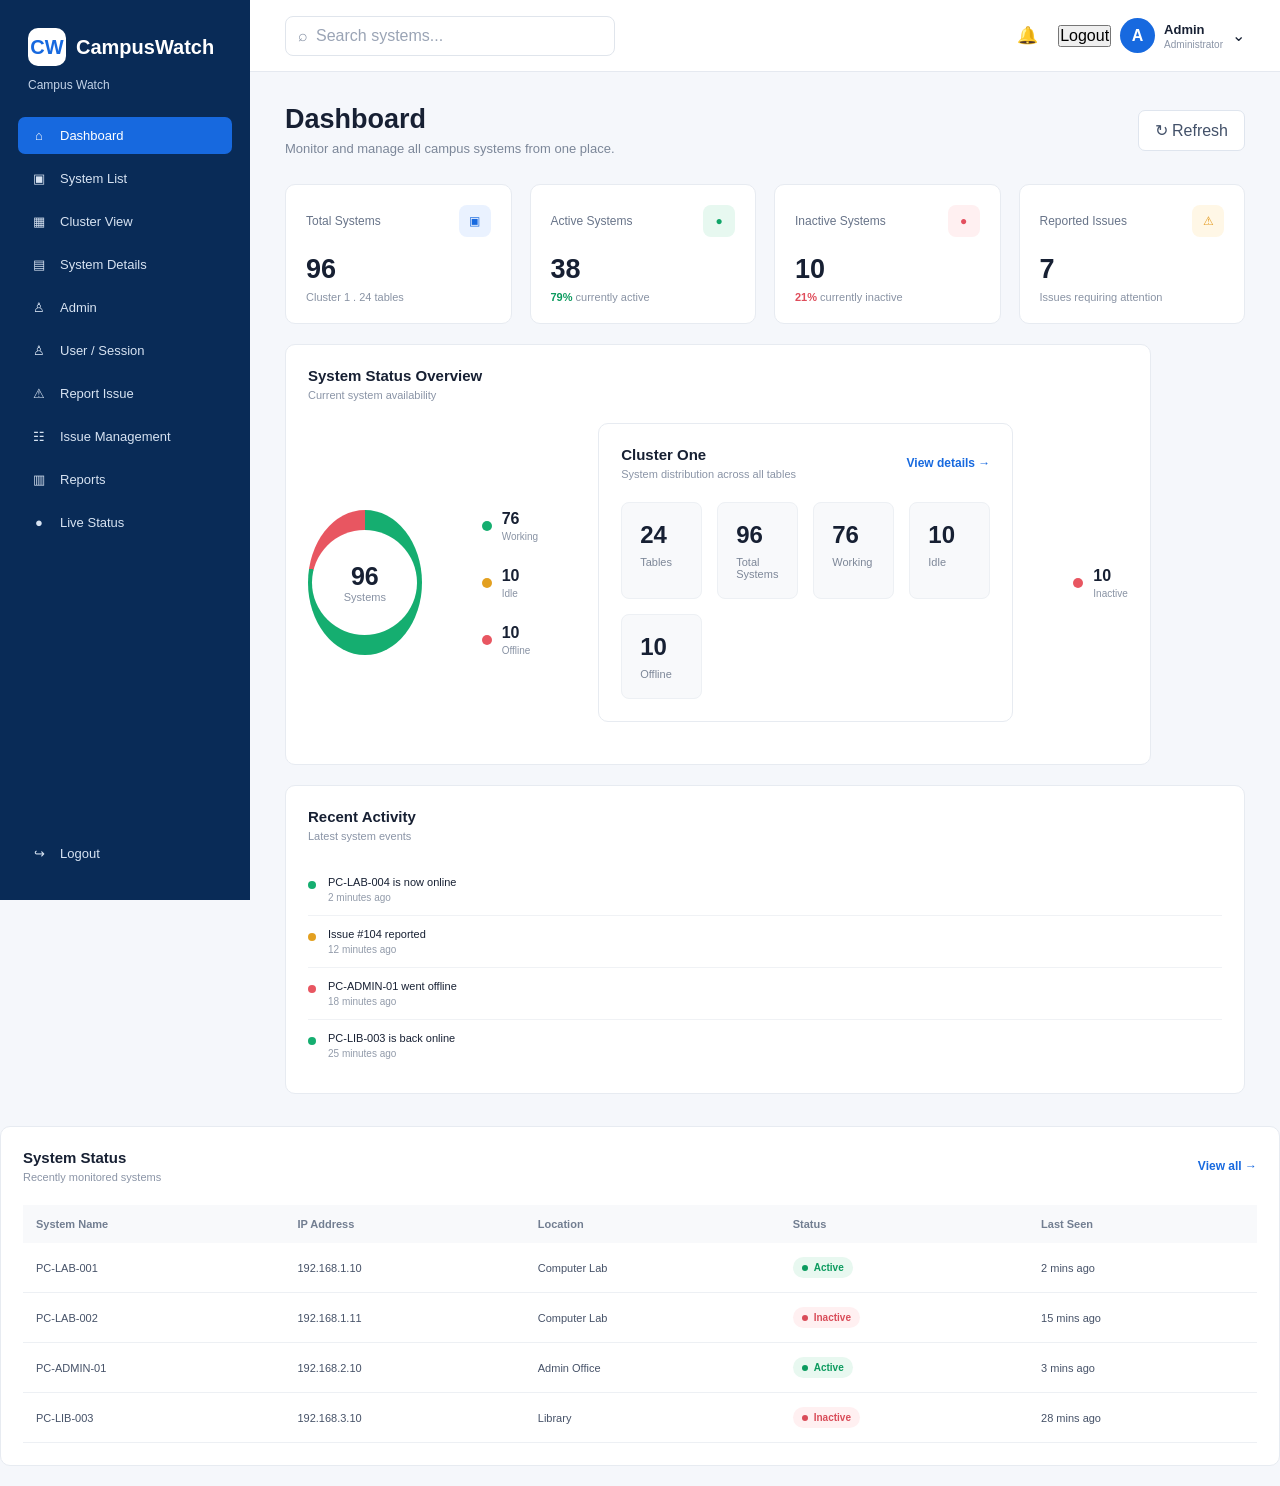
<file: frontend/index.html>
<!DOCTYPE html>
<html lang="en">

<head>

    <meta charset="UTF-8">

    <meta name="viewport" content="width=device-width, initial-scale=1.0">

    <title>Campus Watch</title>

    <link rel="stylesheet" href="css/style.css">

</head>


<body>

    <div class="app">

        <!-- Sidebar -->
        <aside class="sidebar">

            <div class="logo">
                <div class="logo-icon">CW</div>
                <h2>CampusWatch</h2>
            </div>

            <p class="sidebar-description">
                Campus Watch
            </p>


            <!-- Navigation -->
            <nav class="sidebar-nav">

                <a href="index.html" class="nav-link active">
                    <span>⌂</span>
                    <span>Dashboard</span>
                </a>

                <a href="systems.html" class="nav-link">
                    <span>▣</span>
                    <span>System List</span>
                </a>

                <a href="clusters.html" class="nav-link">
                    <span>▦</span>
                    <span>Cluster View</span>
                </a>

                <a href="system-details.html" class="nav-link">
                    <span>▤</span>
                    <span>System Details</span>
                </a>

                <a href="admin-login.html" class="nav-link">
                    <span>♙</span>
                    <span>Admin</span>
                </a>

                <a href="sessions.html" class="nav-link">
                    <span>♙</span>
                    <span>User / Session</span>
                </a>

                <a href="report-issue.html" class="nav-link">
                    <span>⚠</span>
                    <span>Report Issue</span>
                </a>
                
                <a href="issues.html" class="nav-link">
                    <span>☷</span>
                    <span>Issue Management</span>
                </a>

                <a href="reports.html" class="nav-link">
                    <span>▥</span>
                    <span>Reports</span>
                </a>

                <a href="live-status.html" class="nav-link">
                    <span>●</span>
                    <span>Live Status</span>
                </a>

            </nav>


            <!-- Bottom Navigation -->
            <div class="sidebar-bottom">

                <a href="#" 
                   onclick="logoutAdmin()" 
                   class="nav-link">

                   <span>↪</span>
                   <span>Logout</span>

                </a>

            </div>

        </aside>


        <!-- Main Content -->
        <main class="main-content">


            <!-- Top Bar -->
            <header class="topbar">

                <div class="search-box">

                    <span>⌕</span>

                    <input
                        type="text"
                        placeholder="Search systems..."
                    >

                </div>


                <div class="topbar-right">

                    <button class="notification">
                        🔔
                    </button>


                    <div class="admin-profile">

                        <button id="logoutbutton">
                            Logout
                        </button>

                        <div class="avatar">
                            A
                        </div>

                        <div class="admin-info">

                            <strong>Admin</strong>

                            <small>Administrator</small>

                        </div>

                        <span>⌄</span>

                    </div>

                </div>

            </header>


            <!-- Dashboard -->
            <section class="dashboard">


                <!-- Page Heading -->
                <div class="page-heading">

                    <div>

                        <h1>Dashboard</h1>

                        <p>
                            Monitor and manage all campus systems from one place.
                        </p>

                    </div>


                    <button
                        class="refresh-button"
                        id="refreshButton"
                    >
                        ↻ Refresh
                    </button>

                </div>


                <!-- Statistics Cards -->
                <div class="stats-grid">


                    <!-- Total Systems -->
                    <div class="stat-card">

                        <div class="stat-top">

                            <span>Total Systems</span>

                            <div class="stat-icon">
                                ▣
                            </div>

                        </div>

                        <h2 id="totalSystems">
                            96
                        </h2>

                        <p class="stat-description">
                            Cluster 1 . 24 tables
                        </p>

                    </div>


                    <!-- Active Systems -->
                    <div class="stat-card">

                        <div class="stat-top">

                            <span>Active Systems</span>

                            <div class="stat-icon active-icon">
                                ●
                            </div>

                        </div>

                        <h2 id="activeSystems">
                            38
                        </h2>

                        <p class="stat-description">

                            <span class="success-text">
                                79%
                            </span>

                            currently active

                        </p>

                    </div>


                    <!-- Inactive Systems -->
                    <div class="stat-card">

                        <div class="stat-top">

                            <span>Inactive Systems</span>

                            <div class="stat-icon inactive-icon">
                                ●
                            </div>

                        </div>

                        <h2 id="inactiveSystems">
                            10
                        </h2>

                        <p class="stat-description">

                            <span class="danger-text">
                                21%
                            </span>

                            currently inactive

                        </p>

                    </div>


                    <!-- Issues -->
                    <div class="stat-card">

                        <div class="stat-top">

                            <span>Reported Issues</span>

                            <div class="stat-icon issue-icon">
                                ⚠
                            </div>

                        </div>

                        <h2 id="reportedIssues">
                            7
                        </h2>

                        <p class="stat-description">
                            Issues requiring attention
                        </p>

                    </div>

                </div>


                <!-- Two Column Section -->
                <div class="dashboard-grid">


                    <!-- Status Overview -->
                    <div class="dashboard-card">

                        <div class="card-heading">

                            <div>

                                <h3>
                                    System Status Overview
                                </h3>

                                <p>
                                    Current system availability
                                </p>

                            </div>

                        </div>


                        <div class="status-overview">

                            <div class="status-circle">

                                <div>

                                    <strong id="dashboardTotal">96</strong>

                                    <span>Systems</span>
                                    

                                </div>

                            </div>


                           <div class="status-legend">

                       <div class="legend-item">

        <span class="legend-dot working-dot"></span>

        <div>
            <strong id="workingCount">76</strong>
            <small>Working</small>
        </div>

    </div>


    <div class="legend-item">

        <span class="legend-dot idle-dot"></span>

        <div>
            <strong id="idleCount">10</strong>
            <small>Idle</small>
        </div>

    </div>


    <div class="legend-item">

        <span class="legend-dot offline-dot"></span>

        <div>
            <strong id="offlineCount">10</strong>
            <small>Offline</small>
        </div>

    </div>

</div>

<div class="dashboard-card cluster-summary">

    <div class="card-heading">

        <div>
            <h3>Cluster One</h3>

            <p>
                System distribution across all tables
            </p>
        </div>

        <a href="system-details.html" class="view-all">
            View details →
        </a>

    </div>


    <div class="cluster-info-grid">

        <div class="cluster-info">
            <strong>24</strong>
            <span>Tables</span>
        </div>

        <div class="cluster-info">
            <strong>96</strong>
            <span>Total Systems</span>
        </div>

        <div class="cluster-info">
            <strong id="clusterWorking">76</strong>
            <span>Working</span>
        </div>

        <div class="cluster-info">
            <strong id="clusterIdle">10</strong>
            <span>Idle</span>
        </div>

        <div class="cluster-info">
            <strong id="clusterOffline">10</strong>
            <span>Offline</span>
        </div>

    </div>

</div>

                                <div class="legend-item">

                                    <span class="legend-dot inactive-dot"></span>

                                    <div>

                                        <strong>
                                            10
                                        </strong>

                                        <small>
                                            Inactive
                                        </small>

                                    </div>

                                </div>

                            </div>

                        </div>

                    </div>


                    <!-- Recent Activity -->
                    <div class="dashboard-card">

                        <div class="card-heading">

                            <div>

                                <h3>
                                    Recent Activity
                                </h3>

                                <p>
                                    Latest system events
                                </p>

                            </div>

                        </div>


                        <div class="activity-list">


                            <div class="activity-item">

                                <span class="activity-status online"></span>

                                <div>

                                    <strong>
                                        PC-LAB-004 is now online
                                    </strong>

                                    <small>
                                        2 minutes ago
                                    </small>

                                </div>

                            </div>


                            <div class="activity-item">

                                <span class="activity-status issue"></span>

                                <div>

                                    <strong>
                                        Issue #104 reported
                                    </strong>

                                    <small>
                                        12 minutes ago
                                    </small>

                                </div>

                            </div>


                            <div class="activity-item">

                                <span class="activity-status offline"></span>

                                <div>

                                    <strong>
                                        PC-ADMIN-01 went offline
                                    </strong>

                                    <small>
                                        18 minutes ago
                                    </small>

                                </div>

                            </div>


                            <div class="activity-item">

                                <span class="activity-status online"></span>

                                <div>

                                    <strong>
                                        PC-LIB-003 is back online
                                    </strong>

                                    <small>
                                        25 minutes ago
                                    </small>

                                </div>

                            </div>

                        </div>

                    </div>

                </div>


                <!-- System Table -->
                <div class="dashboard-card systems-preview">

                    <div class="card-heading">

                        <div>

                            <h3>
                                System Status
                            </h3>

                            <p>
                                Recently monitored systems
                            </p>

                        </div>


                        <a
                            href="systems.html"
                            class="view-all"
                        >
                            View all →
                        </a>

                    </div>


                    <div class="table-container">

                        <table>

                            <thead>

                                <tr>

                                    <th>
                                        System Name
                                    </th>

                                    <th>
                                        IP Address
                                    </th>

                                    <th>
                                        Location
                                    </th>

                                    <th>
                                        Status
                                    </th>

                                    <th>
                                        Last Seen
                                    </th>

                                </tr>

                            </thead>


                            <tbody>


                                <tr>

                                    <td>
                                        PC-LAB-001
                                    </td>

                                    <td>
                                        192.168.1.10
                                    </td>

                                    <td>
                                        Computer Lab
                                    </td>

                                    <td>

                                        <span class="status active">

                                            <span></span>

                                            Active

                                        </span>

                                    </td>

                                    <td>
                                        2 mins ago
                                    </td>

                                </tr>


                                <tr>

                                    <td>
                                        PC-LAB-002
                                    </td>

                                    <td>
                                        192.168.1.11
                                    </td>

                                    <td>
                                        Computer Lab
                                    </td>

                                    <td>

                                        <span class="status inactive">

                                            <span></span>

                                            Inactive

                                        </span>

                                    </td>

                                    <td>
                                        15 mins ago
                                    </td>

                                </tr>


                                <tr>

                                    <td>
                                        PC-ADMIN-01
                                    </td>

                                    <td>
                                        192.168.2.10
                                    </td>

                                    <td>
                                        Admin Office
                                    </td>

                                    <td>

                                        <span class="status active">

                                            <span></span>

                                            Active

                                        </span>

                                    </td>

                                    <td>
                                        3 mins ago
                                    </td>

                                </tr>


                                <tr>

                                    <td>
                                        PC-LIB-003
                                    </td>

                                    <td>
                                        192.168.3.10
                                    </td>

                                    <td>
                                        Library
                                    </td>

                                    <td>

                                        <span class="status inactive">

                                            <span></span>

                                            Inactive

                                        </span>

                                    </td>

                                    <td>
                                        28 mins ago
                                    </td>

                                </tr>


                            </tbody>

                        </table>

                    </div>

                </div>

            </section>

        </main>

    </div>


    <script src="js/app.js"></script>

</body>

</html>
</file>
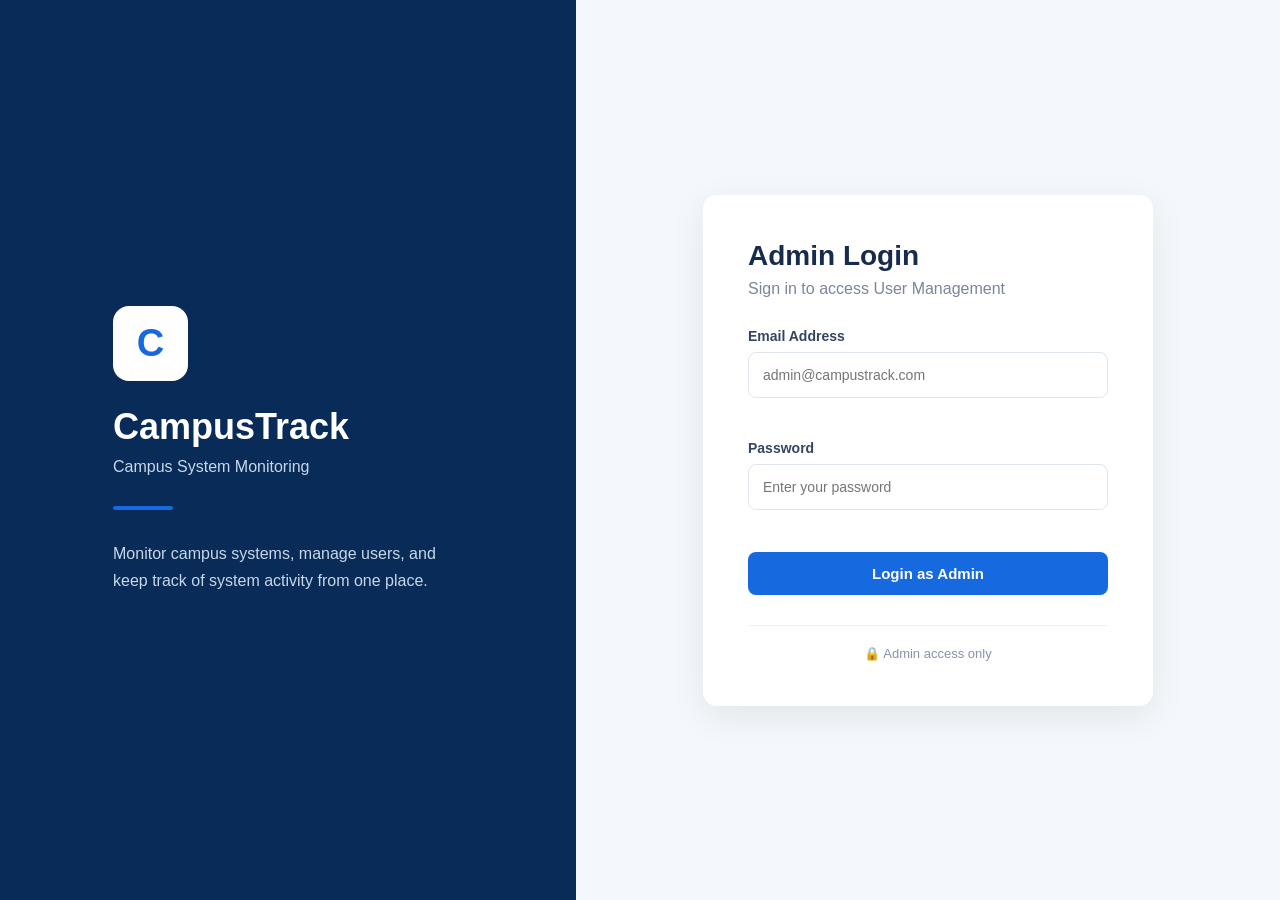
<file: frontend/admin-login.html>
<!DOCTYPE html>
<html lang="en">

<head>

    <meta charset="UTF-8">

    <meta
        name="viewport"
        content="width=device-width, initial-scale=1.0"
    >

    <title>Admin Login - CampusTrack</title>

    <link rel="stylesheet" href="css/style.css">

</head>


<body class="login-page">


    <div class="login-wrapper">


        <!-- LEFT SIDE -->

        <div class="login-brand">


            <div class="login-brand-content">


                <div class="login-logo">
                    C
                </div>


                <h1>
                    CampusTrack
                </h1>


                <p>
                    Campus System Monitoring
                </p>


                <div class="login-line"></div>


                <p class="login-description">
                    Monitor campus systems, manage users,
                    and keep track of system activity
                    from one place.
                </p>


            </div>


        </div>



        <!-- RIGHT SIDE -->

        <div class="login-form-section">


            <div class="login-card">


                <div class="login-heading">


                    <h2>
                        Admin Login
                    </h2>


                    <p>
                        Sign in to access User Management
                    </p>


                </div>



                <form id="adminLoginForm">


                    <!-- EMAIL -->

                    <div class="login-input-group">


                        <label for="adminEmail">
                            Email Address
                        </label>


                        <input
                            type="email"
                            id="adminEmail"
                            placeholder="admin@campustrack.com"
                            required
                        >


                    </div>



                    <!-- PASSWORD -->

                    <div class="login-input-group">


                        <label for="adminPassword">
                            Password
                        </label>


                        <input
                            type="password"
                            id="adminPassword"
                            placeholder="Enter your password"
                            required
                        >


                    </div>



                    <!-- LOGIN BUTTON -->

                    <button
                        type="submit"
                        class="login-button"
                    >
                        Login as Admin
                    </button>


                    <p id="loginMessage"></p>


                </form>



                <div class="login-footer">


                    <span>
                        🔒 Admin access only
                    </span>


                </div>


            </div>


        </div>


    </div>



    <script src="js/admin-login.js"></script>


</body>

</html>
</file>
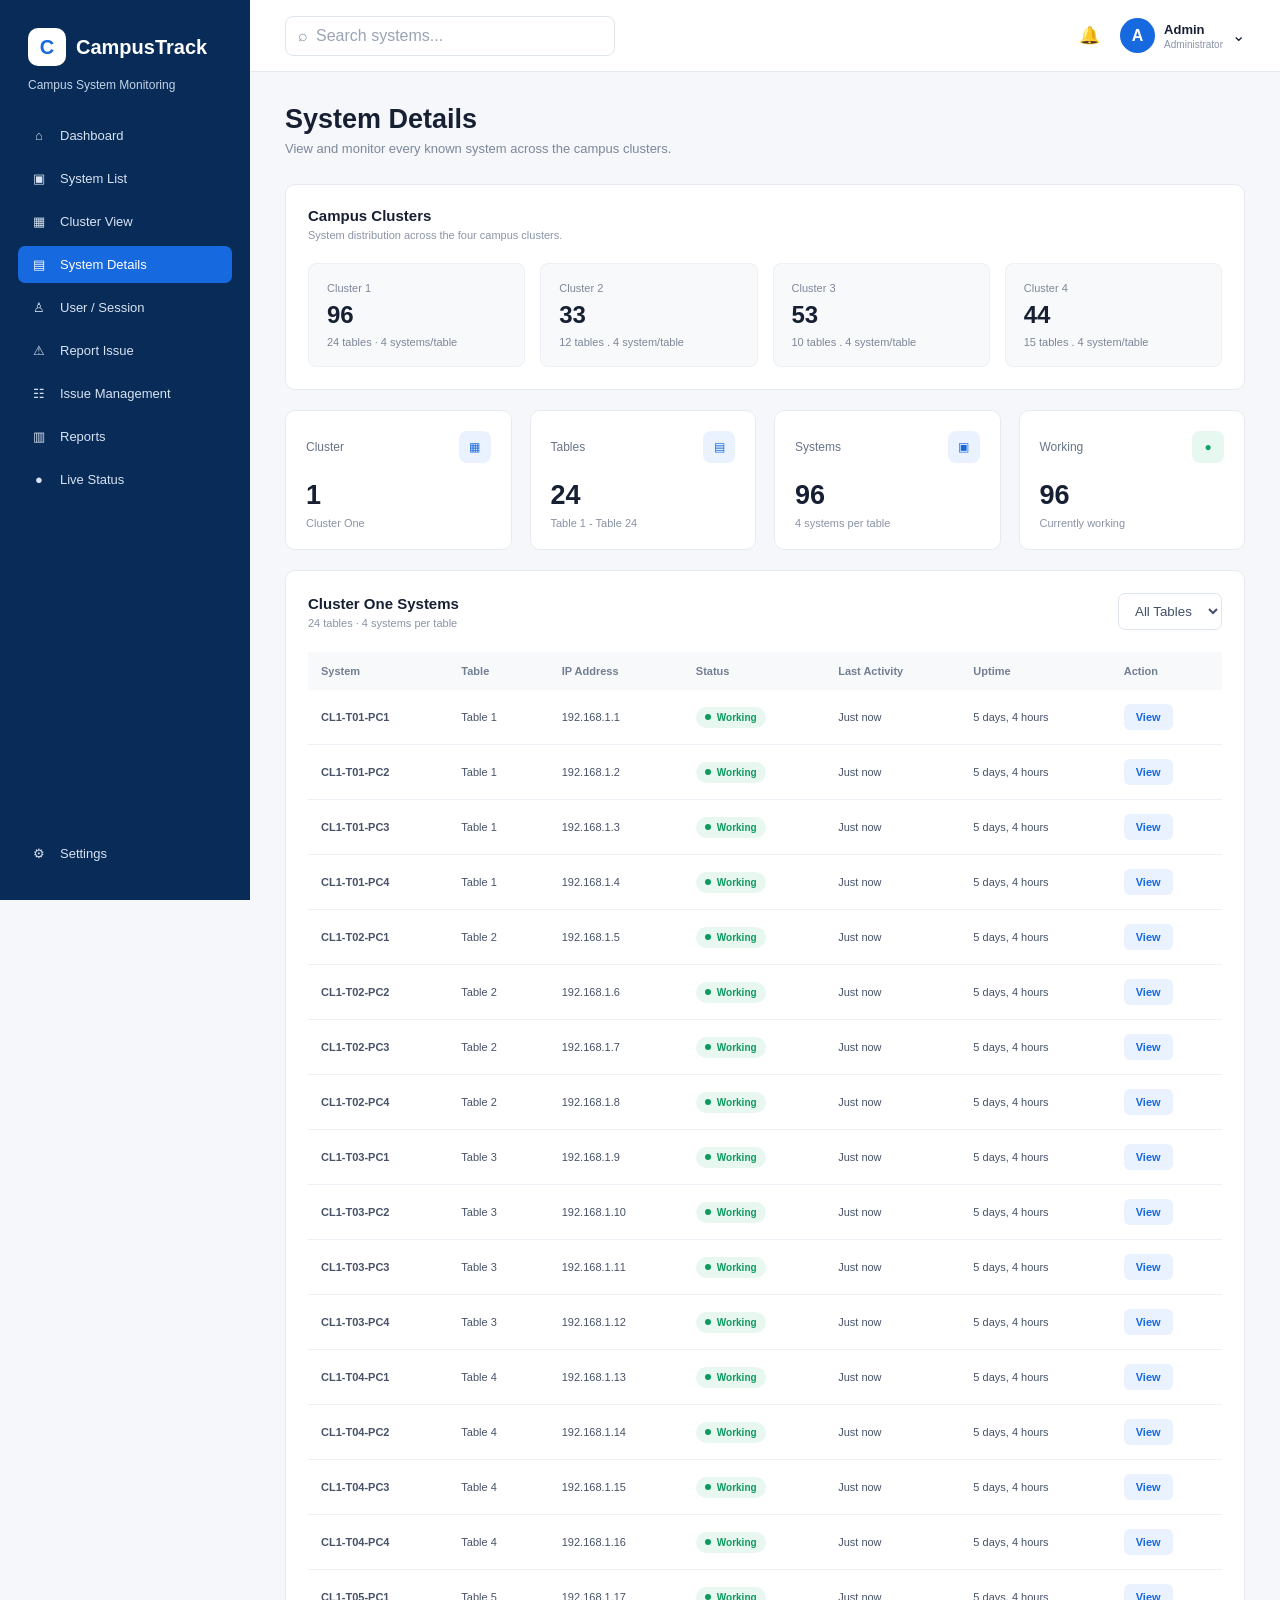
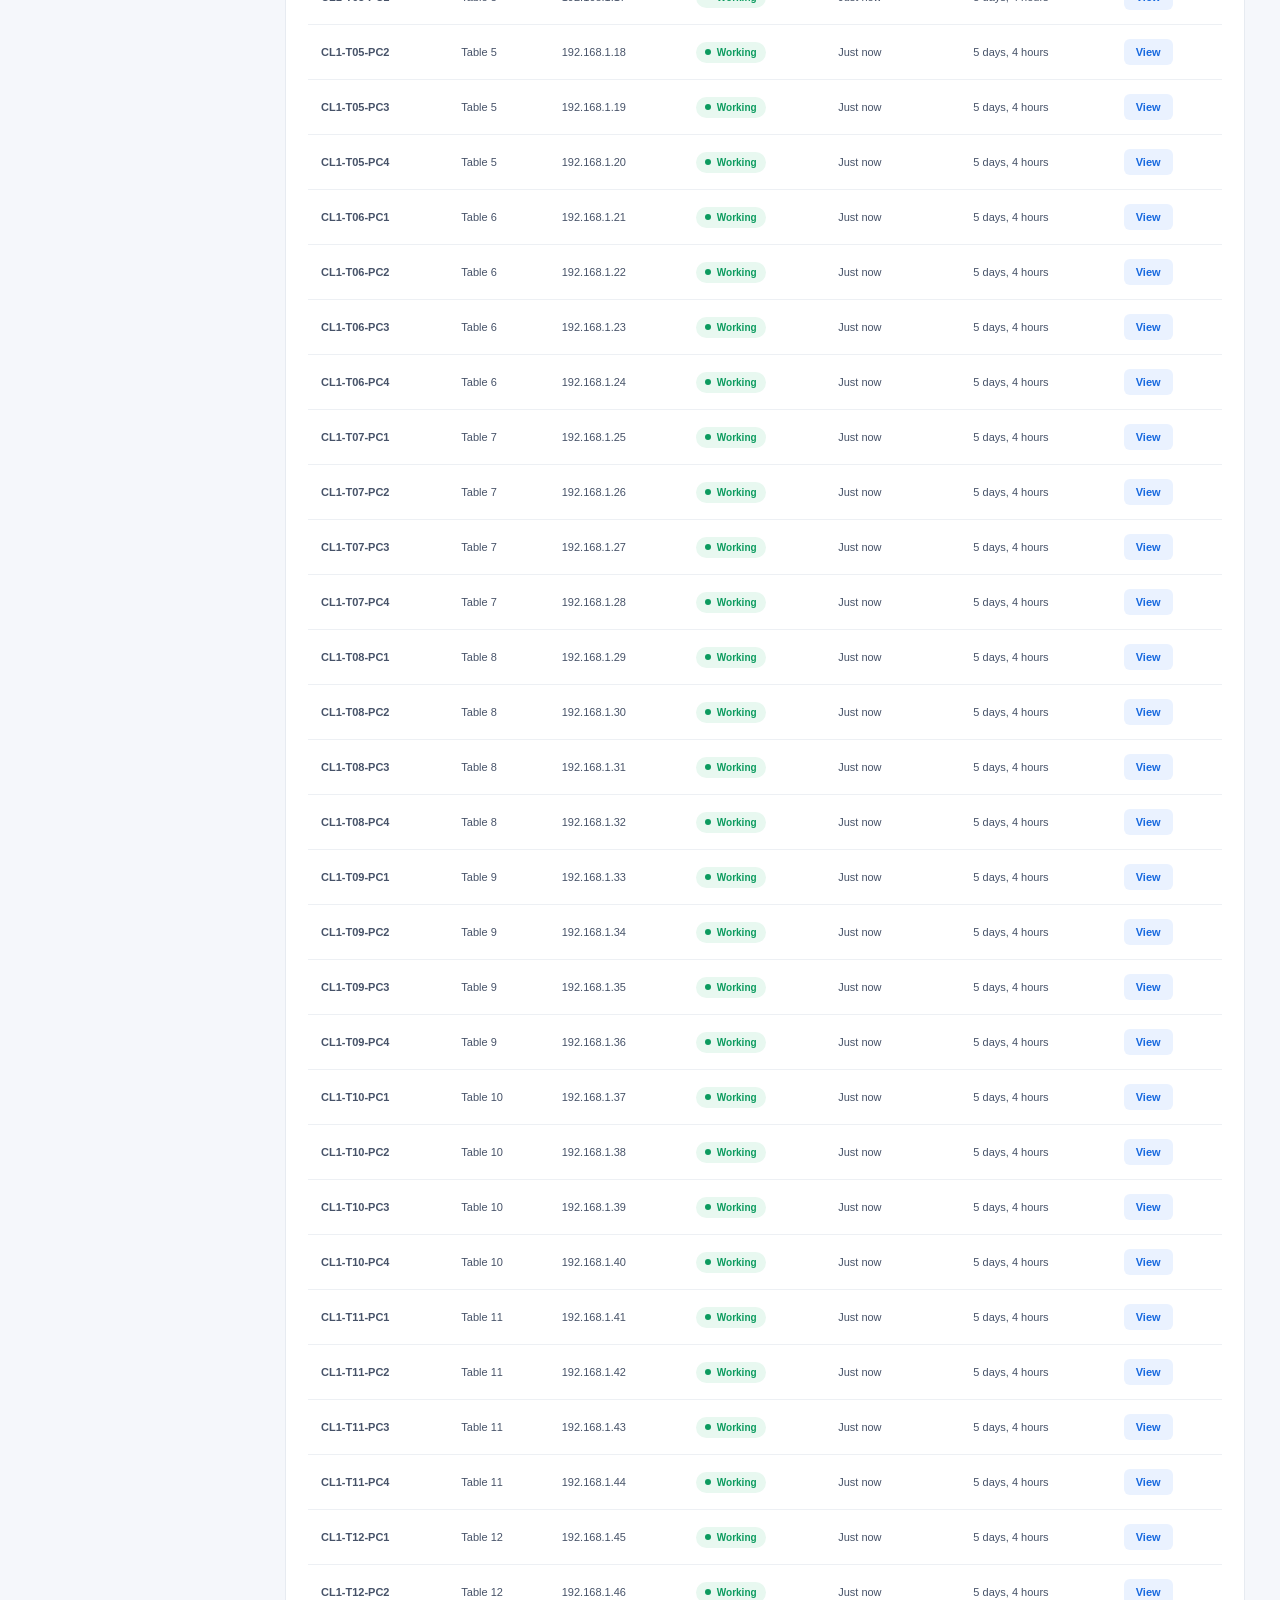
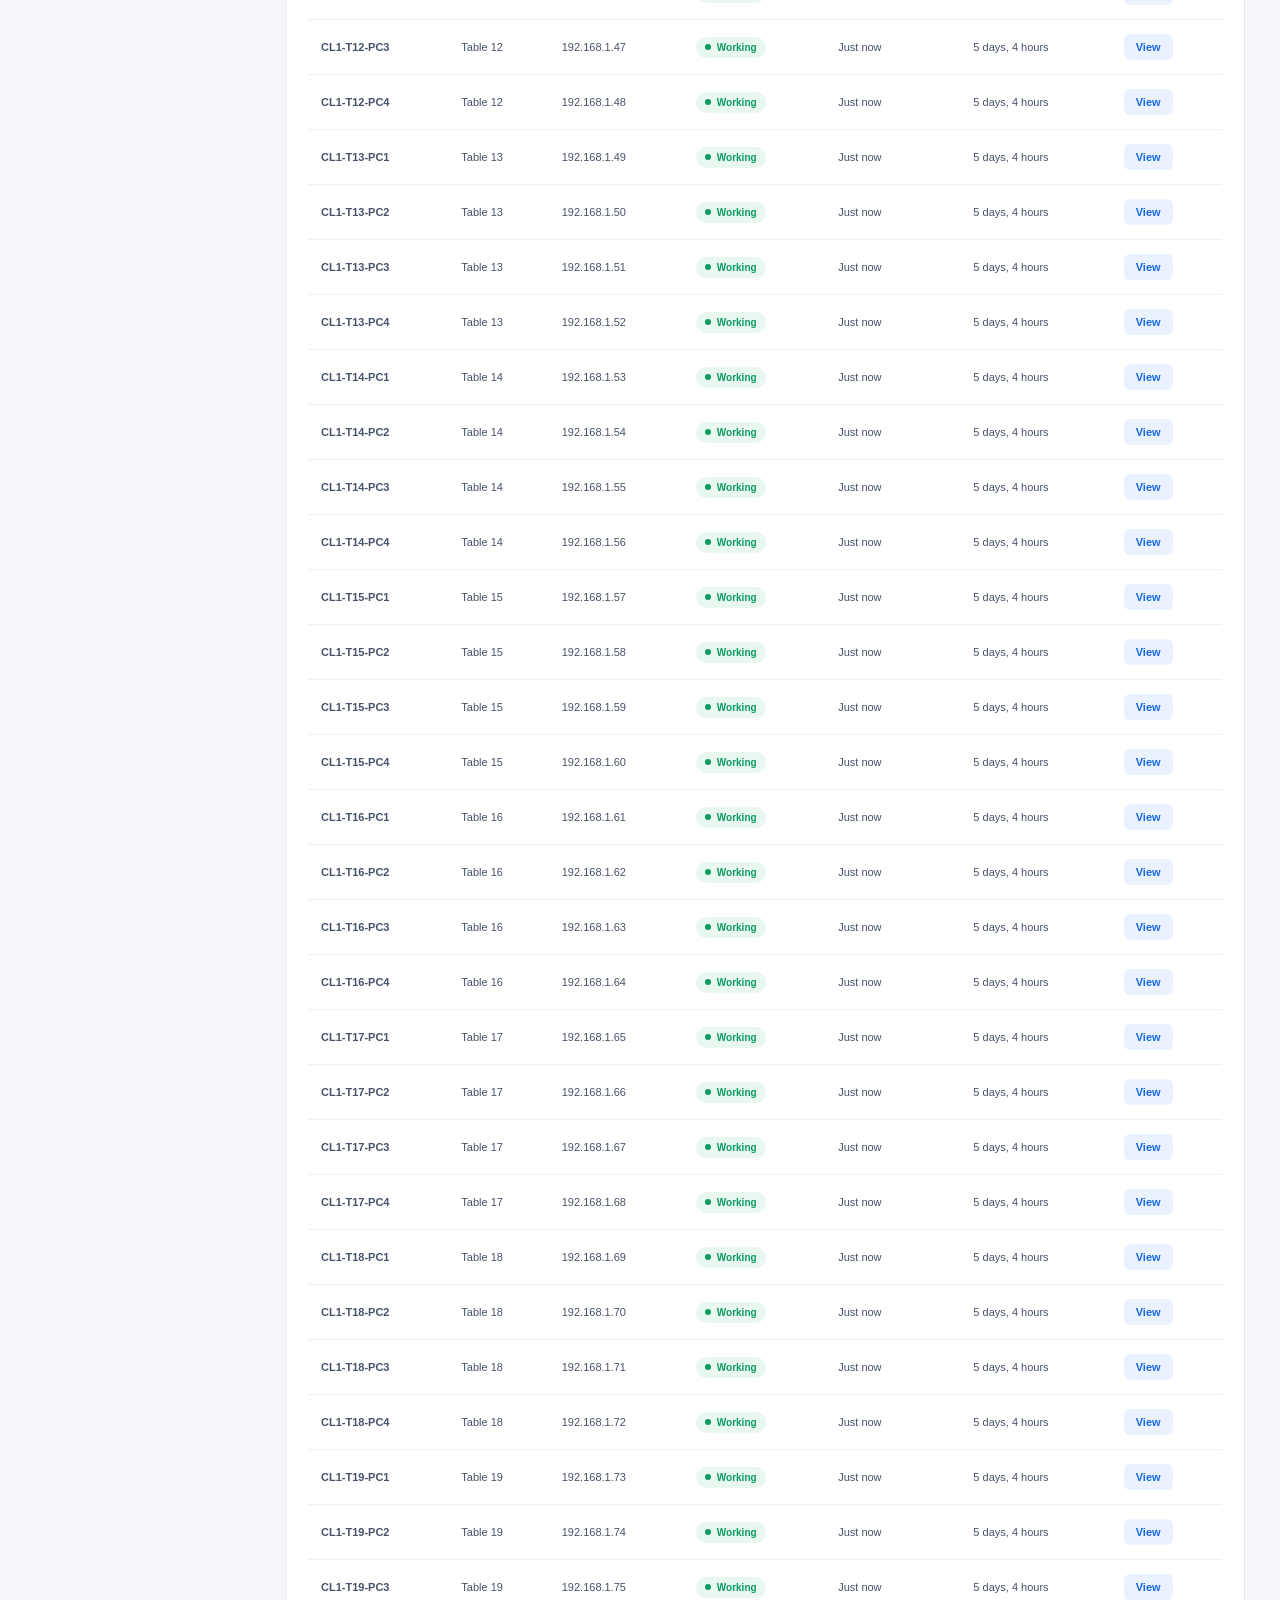
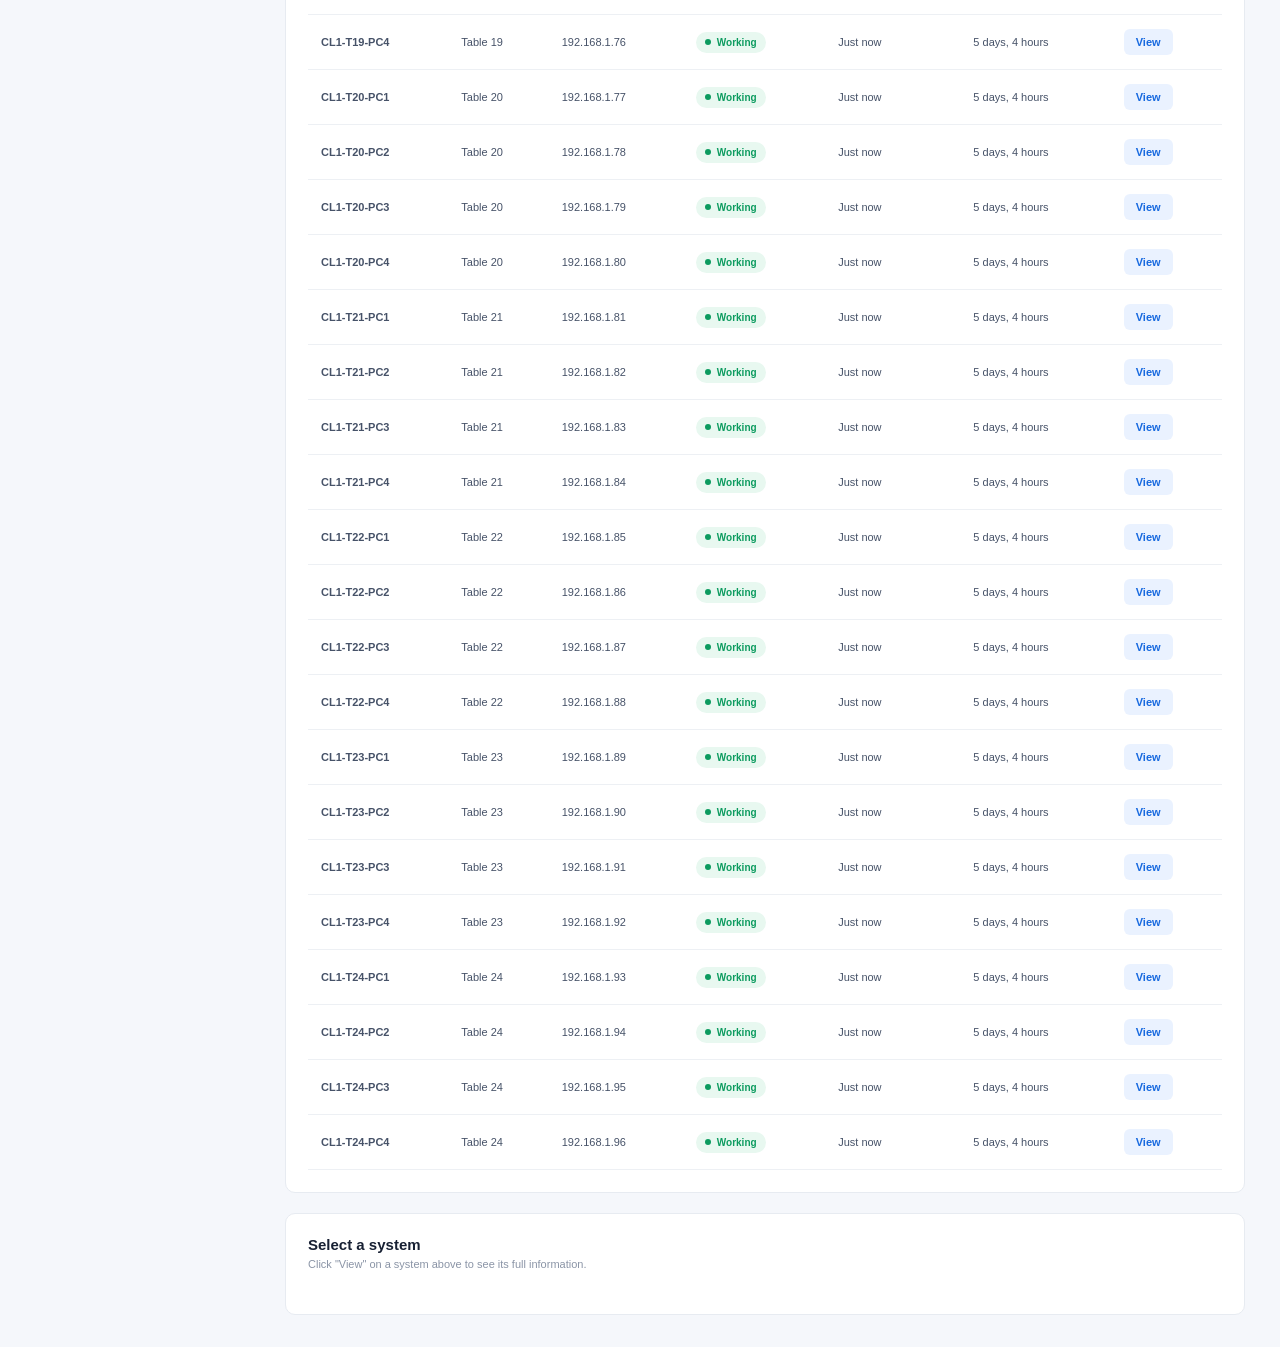
<file: frontend/system-details.html>
<!DOCTYPE html>
<html lang="en">

<head>

    <meta charset="UTF-8">

    <meta
        name="viewport"
        content="width=device-width, initial-scale=1.0"
    >

    <title>System Details - CampusTrack</title>

    <link rel="stylesheet" href="css/style.css">

</head>


<body>

<div class="app">


    <!-- SIDEBAR -->

    <aside class="sidebar">

        <div class="logo">

            <div class="logo-icon">
                C
            </div>

            <h2>
                CampusTrack
            </h2>

        </div>


        <p class="sidebar-description">
            Campus System Monitoring
        </p>


        <!-- NAVIGATION -->

        <nav class="sidebar-nav">

            <a href="index.html" class="nav-link">

                <span>⌂</span>

                <span>Dashboard</span>

            </a>


            <a href="systems.html" class="nav-link">

                <span>▣</span>

                <span>System List</span>

            </a>


            <a href="clusters.html" class="nav-link">

                <span>▦</span>

                <span>Cluster View</span>

            </a>


            <a
                href="system-details.html"
                class="nav-link active"
            >

                <span>▤</span>

                <span>System Details</span>

            </a>


            <a href="sessions.html" class="nav-link">

                <span>♙</span>

                <span>User / Session</span>

            </a>


            <a href="report-issue.html" class="nav-link">

                <span>⚠</span>

                <span>Report Issue</span>

            </a>


            <a href="issues.html" class="nav-link">

                <span>☷</span>

                <span>Issue Management</span>

            </a>


            <a href="reports.html" class="nav-link">

                <span>▥</span>

                <span>Reports</span>

            </a>


            <a href="live-status.html" class="nav-link">

                <span>●</span>

                <span>Live Status</span>

            </a>

        </nav>


        <!-- SIDEBAR BOTTOM -->

        <div class="sidebar-bottom">

            <a href="#" class="nav-link">

                <span>⚙</span>

                <span>Settings</span>

            </a>

        </div>

    </aside>



    <!-- MAIN CONTENT -->

    <main class="main-content">


        <!-- TOPBAR -->

        <header class="topbar">

            <div class="search-box">

                <span>⌕</span>

                <input
                    type="text"
                    id="systemSearch"
                    placeholder="Search systems..."
                >

            </div>


            <div class="topbar-right">

                <button class="notification">
                    🔔
                </button>


                <div class="admin-profile">

                    <div class="avatar">
                        A
                    </div>

                    <div class="admin-info">

                        <strong>
                            Admin
                        </strong>

                        <small>
                            Administrator
                        </small>

                    </div>

                    <span>
                        ⌄
                    </span>

                </div>

            </div>

        </header>



        <!-- SYSTEM DETAILS -->

        <section class="dashboard">


            <!-- PAGE HEADING -->

            <div class="page-heading">

                <div>

                    <h1>
                        System Details
                    </h1>

                    <p>
                        View and monitor every known system
                        across the campus clusters.
                    </p>

                </div>

            </div>



            <!-- FOUR CLUSTERS -->

            <div class="dashboard-card cluster-summary">

                <div class="card-heading">

                    <div>

                        <h3>
                            Campus Clusters
                        </h3>

                        <p>
                            System distribution across the four campus clusters.
                        </p>

                    </div>

                </div>


                <div class="cluster-info-grid">


                    <!-- CLUSTER 1 -->

                    <div class="cluster-info">

                        <span>
                            Cluster 1
                        </span>

                        <strong>
                            96
                        </strong>

                        <span>
                            24 tables · 4 systems/table
                        </span>

                    </div>


                    <!-- CLUSTER 2 -->

                    <div class="cluster-info">

                        <span>
                            Cluster 2
                        </span>

                        <strong>
                            33
                        </strong>

                        <span>
                            12 tables . 4 system/table
                        </span>

                    </div>


                    <!-- CLUSTER 3 -->

                    <div class="cluster-info">

                        <span>
                            Cluster 3
                        </span>

                        <strong>
                            53
                        </strong>

                        <span>
                            10 tables . 4 system/table
                        </span>

                    </div>


                    <!-- CLUSTER 4 -->

                    <div class="cluster-info">

                        <span>
                            Cluster 4
                        </span>

                        <strong>
                            44
                        </strong>

                        <span>
                           15 tables . 4 system/table
                        </span>

                    </div>

                </div>

            </div>



            <!-- CLUSTER ONE SUMMARY -->

            <div class="stats-grid">


                <div class="stat-card">

                    <div class="stat-top">

                        <span>
                            Cluster
                        </span>

                        <div class="stat-icon">
                            ▦
                        </div>

                    </div>

                    <h2>
                        1
                    </h2>

                    <p class="stat-description">
                        Cluster One
                    </p>

                </div>


                <div class="stat-card">

                    <div class="stat-top">

                        <span>
                            Tables
                        </span>

                        <div class="stat-icon">
                            ▤
                        </div>

                    </div>

                    <h2>
                        24
                    </h2>

                    <p class="stat-description">
                        Table 1 - Table 24
                    </p>

                </div>


                <div class="stat-card">

                    <div class="stat-top">

                        <span>
                            Systems
                        </span>

                        <div class="stat-icon">
                            ▣
                        </div>

                    </div>

                    <h2 id="detailsTotal">
                        96
                    </h2>

                    <p class="stat-description">
                        4 systems per table
                    </p>

                </div>


                <div class="stat-card">

                    <div class="stat-top">

                        <span>
                            Working
                        </span>

                        <div class="stat-icon active-icon">
                            ●
                        </div>

                    </div>

                    <h2 id="detailsWorking">
                        96
                    </h2>

                    <p class="stat-description">
                        Currently working
                    </p>

                </div>

            </div>



            <!-- SYSTEM TABLE -->

            <div class="dashboard-card">

                <div class="card-heading">

                    <div>

                        <h3>
                            Cluster One Systems
                        </h3>

                        <p>
                            24 tables · 4 systems per table
                        </p>

                    </div>


                    <select
                        id="tableFilter"
                        class="table-filter"
                    >

                        <option value="all">
                            All Tables
                        </option>

                        <option value="1">Table 1</option>
                        <option value="2">Table 2</option>
                        <option value="3">Table 3</option>
                        <option value="4">Table 4</option>
                        <option value="5">Table 5</option>
                        <option value="6">Table 6</option>
                        <option value="7">Table 7</option>
                        <option value="8">Table 8</option>
                        <option value="9">Table 9</option>
                        <option value="10">Table 10</option>
                        <option value="11">Table 11</option>
                        <option value="12">Table 12</option>
                        <option value="13">Table 13</option>
                        <option value="14">Table 14</option>
                        <option value="15">Table 15</option>
                        <option value="16">Table 16</option>
                        <option value="17">Table 17</option>
                        <option value="18">Table 18</option>
                        <option value="19">Table 19</option>
                        <option value="20">Table 20</option>
                        <option value="21">Table 21</option>
                        <option value="22">Table 22</option>
                        <option value="23">Table 23</option>
                        <option value="24">Table 24</option>

                    </select>

                </div>


                <div class="table-container">

                    <table>

                        <thead>

                            <tr>

                                <th>System</th>

                                <th>Table</th>

                                <th>IP Address</th>

                                <th>Status</th>

                                <th>Last Activity</th>

                                <th>Uptime</th>

                                <th>Action</th>

                            </tr>

                        </thead>


                        <tbody id="systemsTableBody">

                        </tbody>

                    </table>

                </div>

            </div>



            <!-- FULL SYSTEM INFORMATION -->

            <div
                class="dashboard-card selected-system"
                id="selectedSystem"
            >

                <div class="card-heading">

                    <div>

                        <h3>
                            Select a system
                        </h3>

                        <p>
                            Click "View" on a system above
                            to see its full information.
                        </p>

                    </div>

                </div>

            </div>


        </section>

    </main>

</div>


<script src="js/app.js"></script>

</body>

</html>
</file>
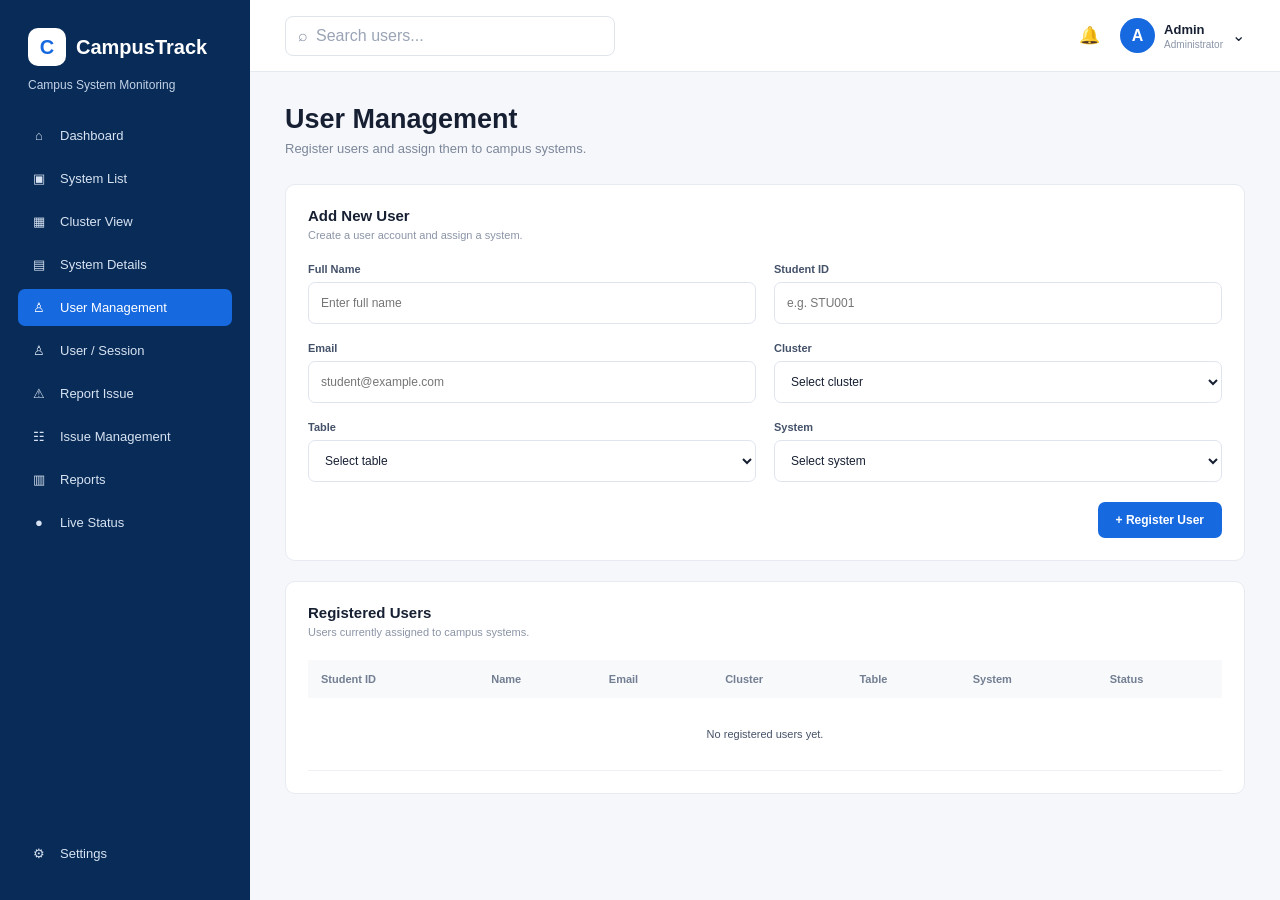
<file: frontend/users.html>
<!DOCTYPE html>
<html lang="en">

<head>

    <meta charset="UTF-8">

    <meta
        name="viewport"
        content="width=device-width, initial-scale=1.0"
    >

    <title>User Management - CampusTrack</title>

    <link rel="stylesheet" href="css/style.css">

</head>


<body>

<div class="app">


    <!-- SIDEBAR -->

    <aside class="sidebar">

        <div class="logo">

            <div class="logo-icon">
                C
            </div>

            <h2>
                CampusTrack
            </h2>

        </div>


        <p class="sidebar-description">
            Campus System Monitoring
        </p>


        <nav class="sidebar-nav">

            <a href="index.html" class="nav-link">
                <span>⌂</span>
                <span>Dashboard</span>
            </a>

            <a href="systems.html" class="nav-link">
                <span>▣</span>
                <span>System List</span>
            </a>

            <a href="clusters.html" class="nav-link">
                <span>▦</span>
                <span>Cluster View</span>
            </a>

            <a href="system-details.html" class="nav-link">
                <span>▤</span>
                <span>System Details</span>
            </a>

            <a href="users.html" class="nav-link active">
                <span>♙</span>
                <span>User Management</span>
            </a>

            <a href="sessions.html" class="nav-link">
                <span>♙</span>
                <span>User / Session</span>
            </a>

            <a href="report-issue.html" class="nav-link">
                <span>⚠</span>
                <span>Report Issue</span>
            </a>

            <a href="issues.html" class="nav-link">
                <span>☷</span>
                <span>Issue Management</span>
            </a>

            <a href="reports.html" class="nav-link">
                <span>▥</span>
                <span>Reports</span>
            </a>

            <a href="live-status.html" class="nav-link">
                <span>●</span>
                <span>Live Status</span>
            </a>

        </nav>


        <div class="sidebar-bottom">

            <a href="#" class="nav-link">

                <span>⚙</span>

                <span>Settings</span>

            </a>

        </div>

    </aside>



    <!-- MAIN CONTENT -->

    <main class="main-content">


        <!-- TOPBAR -->

        <header class="topbar">

            <div class="search-box">

                <span>⌕</span>

                <input
                    type="text"
                    id="userSearch"
                    placeholder="Search users..."
                >

            </div>


            <div class="topbar-right">

                <button class="notification">
                    🔔
                </button>


                <div class="admin-profile">

                    <div class="avatar">
                        A
                    </div>

                    <div class="admin-info">

                        <strong>
                            Admin
                        </strong>

                        <small>
                            Administrator
                        </small>

                    </div>

                    <span>
                        ⌄
                    </span>

                </div>

            </div>

        </header>



        <!-- USER MANAGEMENT -->

        <section class="dashboard">


            <!-- PAGE HEADING -->

            <div class="page-heading">

                <div>

                    <h1>
                        User Management
                    </h1>

                    <p>
                        Register users and assign them to campus systems.
                    </p>

                </div>

            </div>



            <!-- REGISTER USER -->

            <div class="dashboard-card user-form-card">

                <div class="card-heading">

                    <div>

                        <h3>
                            Add New User
                        </h3>

                        <p>
                            Create a user account and assign a system.
                        </p>

                    </div>

                </div>


                <form id="userForm">


                    <div class="form-grid">


                        <!-- FULL NAME -->

                        <div class="form-group">

                            <label for="fullName">
                                Full Name
                            </label>

                            <input
                                type="text"
                                id="fullName"
                                placeholder="Enter full name"
                                required
                            >

                        </div>


                        <!-- STUDENT ID -->

                        <div class="form-group">

                            <label for="studentId">
                                Student ID
                            </label>

                            <input
                                type="text"
                                id="studentId"
                                placeholder="e.g. STU001"
                                required
                            >

                        </div>


                        <!-- EMAIL -->

                        <div class="form-group">

                            <label for="email">
                                Email
                            </label>

                            <input
                                type="email"
                                id="email"
                                placeholder="student@example.com"
                                required
                            >

                        </div>


                        <!-- CLUSTER -->

                        <div class="form-group">

                            <label for="clusterSelect">
                                Cluster
                            </label>

                            <select
                                id="clusterSelect"
                                required
                            >

                                <option value="">
                                    Select cluster
                                </option>

                                <option value="1">
                                    Cluster 1
                                </option>

                                <option value="2">
                                    Cluster 2
                                </option>

                                <option value="3">
                                    Cluster 3
                                </option>

                                <option value="4">
                                    Cluster 4
                                </option>

                            </select>

                        </div>


                        <!-- TABLE -->

                        <div class="form-group">

                            <label for="userTable">
                                Table
                            </label>

                            <select
                                id="userTable"
                                required
                            >

                                <option value="">
                                    Select table
                                </option>

                            </select>

                        </div>


                        <!-- SYSTEM -->

                        <div class="form-group">

                            <label for="systemSelect">
                                System
                            </label>

                            <select
                                id="systemSelect"
                                required
                            >

                                <option value="">
                                    Select system
                                </option>

                            </select>

                        </div>


                    </div>


                    <div class="form-actions">

                        <button
                            type="submit"
                            class="primary-button"
                        >
                            + Register User
                        </button>

                    </div>


                </form>

            </div>



            <!-- USER LIST -->

            <div class="dashboard-card users-list-card">

                <div class="card-heading">

                    <div>

                        <h3>
                            Registered Users
                        </h3>

                        <p>
                            Users currently assigned to campus systems.
                        </p>

                    </div>

                </div>


                <div class="table-container">

                    <table>

                        <thead>

                            <tr>

                                <th>
                                    Student ID
                                </th>

                                <th>
                                    Name
                                </th>

                                <th>
                                    Email
                                </th>

                                <th>
                                    Cluster
                                </th>

                                <th>
                                    Table
                                </th>

                                <th>
                                    System
                                </th>

                                <th>
                                    Status
                                </th>

                            </tr>

                        </thead>


                        <tbody id="usersTableBody">

                        </tbody>

                    </table>

                </div>

            </div>


        </section>

    </main>

</div>

<script src="js/app.js"></script>

</body>

</html>
</file>
<file: frontend/css/style.css>
* {
    margin: 0;
    padding: 0;
    box-sizing: border-box;
}

body {
    font-family: Arial, Helvetica, sans-serif;
    background: #f5f7fb;
    color: #172033;
}

a {
    text-decoration: none;
    color: inherit;
}

button,
input {
    font: inherit;
}


/* ==========================
   APP
========================== */

.app {
    display: flex;
    min-height: 100vh;
}


/* ==========================
   SIDEBAR
========================== */

.sidebar {
    width: 250px;
    min-height: 100vh;
    background: #092b57;
    color: white;
    padding: 28px 18px;

    display: flex;
    flex-direction: column;

    position: fixed;
    left: 0;
    top: 0;
    bottom: 0;
}

.logo {
    display: flex;
    align-items: center;
    gap: 10px;
    padding: 0 10px;
}

.logo-icon {
    width: 38px;
    height: 38px;
    border-radius: 10px;

    background: white;
    color: #1769df;

    display: flex;
    justify-content: center;
    align-items: center;

    font-size: 20px;
    font-weight: bold;
}

.logo h2 {
    font-size: 20px;
}

.sidebar-description {
    color: #c3d3e8;
    font-size: 12px;
    padding: 12px 10px 25px;
}


/* Navigation */

.sidebar-nav {
    display: flex;
    flex-direction: column;
    gap: 6px;
}

.nav-link {
    display: flex;
    align-items: center;
    gap: 12px;

    padding: 11px 12px;

    border-radius: 7px;

    color: #d7e3f2;

    font-size: 13px;

    transition: 0.2s ease;
}

.nav-link span:first-child {
    width: 18px;
    text-align: center;
}

.nav-link:hover {
    background: #123f76;
    color: white;
}

.nav-link.active {
    background: #1769df;
    color: white;
}

.sidebar-bottom {
    margin-top: auto;
}


/* ==========================
   MAIN CONTENT
========================== */

.main-content {
    margin-left: 250px;
    width: calc(100% - 250px);
    min-height: 100vh;
}


/* ==========================
   TOPBAR
========================== */

.topbar {
    height: 72px;

    background: white;

    border-bottom: 1px solid #e5e9f0;

    display: flex;
    align-items: center;
    justify-content: space-between;

    padding: 0 35px;
}

.search-box {
    width: 330px;
    height: 40px;

    border: 1px solid #e0e5ec;
    border-radius: 8px;

    display: flex;
    align-items: center;

    gap: 8px;

    padding: 0 12px;

    color: #8792a5;
}

.search-box input {
    width: 100%;

    border: none;
    outline: none;

    color: #172033;
}

.search-box input::placeholder {
    color: #9aa4b5;
}

.topbar-right {
    display: flex;
    align-items: center;
    gap: 20px;
}

.notification {
    border: none;
    background: transparent;

    cursor: pointer;

    font-size: 17px;
}

.admin-profile {
    display: flex;
    align-items: center;
    gap: 9px;
}

.avatar {
    width: 35px;
    height: 35px;

    border-radius: 50%;

    background: #1769df;
    color: white;

    display: flex;
    align-items: center;
    justify-content: center;

    font-weight: bold;
}

.admin-info {
    display: flex;
    flex-direction: column;
    gap: 2px;
}

.admin-info strong {
    font-size: 13px;
}

.admin-info small {
    color: #8a94a6;
    font-size: 10px;
}


/* ==========================
   DASHBOARD
========================== */

.dashboard {
    padding: 32px 35px;
}

.page-heading {
    display: flex;
    align-items: center;
    justify-content: space-between;

    margin-bottom: 28px;
}

.page-heading h1 {
    font-size: 27px;
    margin-bottom: 6px;
}

.page-heading p {
    color: #7c8799;
    font-size: 13px;
}

.refresh-button {
    border: 1px solid #dfe5ee;

    background: white;

    padding: 10px 16px;

    border-radius: 7px;

    cursor: pointer;

    color: #435169;
}

.refresh-button:hover {
    background: #f5f8fc;
}


/* ==========================
   STAT CARDS
========================== */

.stats-grid {
    display: grid;

    grid-template-columns: repeat(4, 1fr);

    gap: 18px;

    margin-bottom: 20px;
}

.stat-card {
    background: white;

    border: 1px solid #e7ebf1;

    border-radius: 10px;

    padding: 20px;

    transition:
        transform 0.2s ease,
        box-shadow 0.2s ease;
}

.stat-card:hover {
    transform: translateY(-4px);

    box-shadow:
        0 8px 22px rgba(20, 40, 70, 0.08);
}

.stat-top {
    display: flex;
    align-items: center;
    justify-content: space-between;

    color: #687489;

    font-size: 12px;
}

.stat-icon {
    width: 32px;
    height: 32px;

    border-radius: 8px;

    background: #eaf2ff;
    color: #1769df;

    display: flex;
    align-items: center;
    justify-content: center;
}

.active-icon {
    background: #e7f8f0;
    color: #10a568;
}

.inactive-icon {
    background: #fff0f1;
    color: #e34f5f;
}

.issue-icon {
    background: #fff7e6;
    color: #e39b20;
}

.stat-card h2 {
    font-size: 27px;

    margin: 17px 0 6px;
}

.stat-description {
    color: #8993a4;

    font-size: 11px;
}

.success-text {
    color: #0c9b5f;
    font-weight: bold;
}

.danger-text {
    color: #df4d5b;
    font-weight: bold;
}


/* ==========================
   DASHBOARD CARDS
========================== */

.dashboard-grid {
    display: grid;

    grid-template-columns: 1fr 1fr;

    gap: 20px;

    margin-bottom: 20px;
}

.dashboard-card {
    background: white;

    border: 1px solid #e7ebf1;

    border-radius: 10px;

    padding: 22px;
}

.card-heading {
    display: flex;
    justify-content: space-between;
    align-items: center;

    margin-bottom: 22px;
}

.card-heading h3 {
    font-size: 15px;

    margin-bottom: 5px;
}

.card-heading p {
    color: #8a94a6;

    font-size: 11px;
}


/* ==========================
   STATUS OVERVIEW
========================== */

.status-overview {
    min-height: 170px;

    display: flex;
    align-items: center;
    justify-content: center;

    gap: 60px;
}

.status-circle {
    width: 145px;
    height: 145px;

    border-radius: 50%;

    background:
        conic-gradient(
            #15ae70 0deg 284deg,
            #e85661 284deg 360deg
        );

    display: flex;
    align-items: center;
    justify-content: center;

    position: relative;
}

.status-circle::before {
    content: "";

    position: absolute;

    width: 105px;
    height: 105px;

    border-radius: 50%;

    background: white;
}

.status-circle div {
    position: relative;

    z-index: 1;

    text-align: center;

    display: flex;
    flex-direction: column;
}

.status-circle strong {
    font-size: 25px;
}

.status-circle span {
    color: #8791a3;

    font-size: 11px;
}

.status-legend {
    display: flex;
    flex-direction: column;

    gap: 25px;
}

.legend-item {
    display: flex;
    align-items: center;

    gap: 10px;
}

.legend-dot {
    width: 10px;
    height: 10px;

    border-radius: 50%;
}

.active-dot {
    background: #15ae70;
}

.inactive-dot {
    background: #e85661;
}

.legend-item div {
    display: flex;
    flex-direction: column;

    gap: 3px;
}

.legend-item strong {
    font-size: 16px;
}

.legend-item small {
    color: #8993a4;

    font-size: 10px;
}


/* ==========================
   RECENT ACTIVITY
========================== */

.activity-list {
    display: flex;
    flex-direction: column;
}

.activity-item {
    display: flex;

    align-items: flex-start;

    gap: 12px;

    padding: 12px 0;

    border-bottom: 1px solid #f0f2f5;
}

.activity-item:last-child {
    border-bottom: none;
}

.activity-status {
    width: 8px;
    height: 8px;

    border-radius: 50%;

    margin-top: 5px;
}

.online {
    background: #15ae70;
}

.offline {
    background: #e85661;
}

.issue {
    background: #e3a020;
}

.activity-item div {
    display: flex;
    flex-direction: column;

    gap: 4px;
}

.activity-item strong {
    font-size: 11px;

    font-weight: 500;
}

.activity-item small {
    color: #929baa;

    font-size: 10px;
}


/* ==========================
   SYSTEM TABLE
========================== */

.systems-preview {
    margin-bottom: 20px;
}

.view-all {
    color: #1769df;

    font-size: 12px;

    font-weight: bold;
}

.table-container {
    width: 100%;

    overflow-x: auto;
}

table {
    width: 100%;

    border-collapse: collapse;
}

th {
    background: #f8f9fb;

    text-align: left;

    color: #727e91;

    font-size: 11px;

    font-weight: 600;

    padding: 13px;
}

td {
    padding: 14px 13px;

    border-bottom: 1px solid #edf0f4;

    color: #465268;

    font-size: 11px;
}

.status {
    display: inline-flex;

    align-items: center;

    gap: 6px;

    padding: 5px 9px;

    border-radius: 20px;

    font-size: 10px;

    font-weight: bold;
}

.status span {
    width: 6px;
    height: 6px;

    border-radius: 50%;
}

.status.active {
    background: #e8f8f0;
    color: #0c9b5f;
}

.status.active span {
    background: #0c9b5f;
}

.status.inactive {
    background: #fff0f1;
    color: #d94c59;
}

.status.inactive span {
    background: #d94c59;
}


/* ==========================
   RESPONSIVE
========================== */

@media (max-width: 1100px) {

    .stats-grid {
        grid-template-columns: repeat(2, 1fr);
    }

    .dashboard-grid {
        grid-template-columns: 1fr;
    }

}


@media (max-width: 800px) {

    .sidebar {
        width: 210px;
    }

    .main-content {
        margin-left: 210px;

        width: calc(100% - 210px);
    }

    .dashboard {
        padding: 25px 20px;
    }

    .topbar {
        padding: 0 20px;
    }

    .search-box {
        width: 220px;
    }

}


@media (max-width: 600px) {

    .sidebar {
        width: 70px;

        padding: 20px 10px;
    }

    .logo h2,
    .sidebar-description,
    .nav-link span:nth-child(2) {
        display: none;
    }

    .nav-link {
        justify-content: center;
    }

    .nav-link span:first-child {
        font-size: 17px;
    }

    .logo {
        justify-content: center;
    }

    .main-content {
        margin-left: 70px;

        width: calc(100% - 70px);
    }

    .stats-grid {
        grid-template-columns: 1fr;
    }

    .page-heading {
        flex-direction: column;

        align-items: flex-start;

        gap: 15px;
    }

    .topbar {
        height: 60px;
    }

    .search-box {
        width: 160px;
    }

    .admin-info,
    .admin-profile > span {
        display: none;
    }

}

/* ==========================================
   CLUSTER SUMMARY
========================================== */

.cluster-summary {
    margin-bottom: 20px;
}

.cluster-info-grid {
    display: grid;

    grid-template-columns:
        repeat(5, 1fr);

    gap: 15px;
}

.cluster-info {
    background: #f8f9fb;

    border: 1px solid #edf0f4;

    border-radius: 8px;

    padding: 18px;

    display: flex;

    flex-direction: column;

    gap: 7px;
}

.cluster-info strong {
    font-size: 22px;

    color: #172033;
}

.cluster-info span {
    font-size: 11px;

    color: #7d8798;
}


/* ==========================================
   IDLE STATUS
========================================== */

.idle-dot {
    background: #e3a020;
}

.offline-dot {
    background: #e85661;
}

.status.idle {
    background: #fff7e6;

    color: #c88410;
}

.status.idle span {
    background: #e3a020;
}


/* ==========================================
   SYSTEM DETAILS
========================================== */

.table-filter {
    border: 1px solid #dfe5ee;

    background: white;

    border-radius: 7px;

    padding: 9px 12px;

    color: #435169;

    outline: none;

    cursor: pointer;
}

.view-button {
    border: none;

    background: #eaf2ff;

    color: #1769df;

    padding: 7px 12px;

    border-radius: 6px;

    cursor: pointer;

    font-size: 11px;

    font-weight: bold;
}

.view-button:hover {
    background: #1769df;

    color: white;
}


/* ==========================================
   FULL SYSTEM INFORMATION
========================================== */

.selected-system {
    margin-top: 20px;
}

.system-detail-grid {
    display: grid;

    grid-template-columns:
        repeat(4, 1fr);

    gap: 15px;
}

.detail-item {
    background: #f8f9fb;

    border: 1px solid #edf0f4;

    border-radius: 8px;

    padding: 16px;
}

.detail-item span {
    display: block;

    color: #8791a3;

    font-size: 10px;

    margin-bottom: 7px;
}

.detail-item strong {
    color: #172033;

    font-size: 12px;

    word-break: break-word;
}


/* ==========================================
   SYSTEM DETAILS RESPONSIVE
========================================== */

@media (max-width: 1000px) {

    .system-detail-grid {
        grid-template-columns:
            repeat(2, 1fr);
    }

    .cluster-info-grid {
        grid-template-columns:
            repeat(3, 1fr);
    }

}

@media (max-width: 600px) {

    .system-detail-grid {
        grid-template-columns:
            1fr;
    }

    .cluster-info-grid {
        grid-template-columns:
            repeat(2, 1fr);
    }

}

/* ==========================================
   FOUR CLUSTER CAMPUS VIEW
========================================== */

.cluster-summary {
    margin-bottom: 20px;
}


.cluster-info-grid {
    display: grid;

    grid-template-columns:
        repeat(4, 1fr);

    gap: 15px;
}


.cluster-info {
    background: #f8f9fb;

    border: 1px solid #edf0f4;

    border-radius: 8px;

    padding: 18px;

    display: flex;

    flex-direction: column;

    gap: 7px;

    transition:
        transform 0.2s ease,
        box-shadow 0.2s ease;
}


.cluster-info:hover {
    transform: translateY(-3px);

    box-shadow:
        0 6px 18px rgba(20, 40, 70, 0.08);
}


.cluster-info strong {
    font-size: 24px;

    color: #172033;
}


.cluster-info span {
    font-size: 11px;

    color: #7d8798;
}


/* ==========================================
   WORKING STATUS
========================================== */

.working-dot {
    background: #15ae70;
}


/* ==========================================
   SEARCH
========================================== */

.search-box input:focus {
    outline: none;
}


/* ==========================================
   SYSTEM ROW HOVER
========================================== */

tbody tr:hover {
    background: #f8fafc;
}


/* ==========================================
   RESPONSIVE CLUSTERS
========================================== */

@media (max-width: 1000px) {

    .cluster-info-grid {
        grid-template-columns:
            repeat(2, 1fr);
    }

}


@media (max-width: 600px) {

    .cluster-info-grid {
        grid-template-columns:
            1fr;
    }

}

/* ==========================================
   ADMIN
========================================== */

.user-form-card {
    margin-bottom: 20px;
}

.form-grid {
    display: grid;

    grid-template-columns:
        repeat(2, 1fr);

    gap: 18px;
}

.form-group {
    display: flex;

    flex-direction: column;

    gap: 7px;
}

.form-group label {
    font-size: 11px;

    font-weight: bold;

    color: #435169;
}

.form-group input,
.form-group select {
    width: 100%;

    height: 42px;

    border: 1px solid #dfe5ee;

    border-radius: 7px;

    padding: 0 12px;

    background: white;

    color: #172033;

    outline: none;

    font-size: 12px;
}

.form-group input:focus,
.form-group select:focus {
    border-color: #1769df;

    box-shadow:
        0 0 0 3px rgba(23, 105, 223, 0.08);
}

.form-actions {
    margin-top: 20px;

    display: flex;

    justify-content: flex-end;
}

.primary-button {
    border: none;

    background: #1769df;

    color: white;

    padding: 11px 18px;

    border-radius: 7px;

    cursor: pointer;

    font-size: 12px;

    font-weight: bold;
}

.primary-button:hover {
    background: #0f58c5;
}


/* ==========================================
   USER TABLE
========================================== */

.users-list-card {
    margin-bottom: 20px;
}


/* ==========================================
   USER MANAGEMENT RESPONSIVE
========================================== */

@media (max-width: 700px) {

    .form-grid {
        grid-template-columns: 1fr;
    }

    .form-actions {
        justify-content: stretch;
    }

    .primary-button {
        width: 100%;
    }

}

/* =====================================
   ADMIN LOGIN PAGE
===================================== */


.login-body {

    min-height:100vh;

    background:#f5f7fb;

    display:flex;

    align-items:center;

    justify-content:center;

}



.login-container {


    display:flex;

    width:900px;

    background:white;

    border-radius:15px;

    overflow:hidden;

    box-shadow:0 10px 30px rgba(0,0,0,0.08);


}



.login-brand {


    width:45%;

    background:#092b57;

    color:white;

    display:flex;

    flex-direction:column;

    align-items:center;

    justify-content:center;


}



.login-logo {


    width:80px;

    height:80px;

    background:white;

    color:#1769df;

    border-radius:20px;


    display:flex;

    justify-content:center;

    align-items:center;


    font-size:40px;

    font-weight:bold;


}



.login-brand h1 {

    margin-top:20px;

}



.login-brand p {

    color:#c3d3e8;

}




.login-card {


    width:55%;

    padding:50px;


}



.login-card h2 {

    font-size:28px;

    margin-bottom:10px;

}



.login-subtitle {


    color:#8791a3;

    margin-bottom:30px;

}



.login-card label {


    display:block;

    font-size:13px;

    margin-bottom:7px;


}



.login-card input {


    width:100%;

    padding:13px;

    border:1px solid #dfe5ee;

    border-radius:8px;

    margin-bottom:20px;

}



.login-card button {


    width:100%;

    padding:13px;

    border:none;

    background:#1769df;

    color:white;

    border-radius:8px;

    cursor:pointer;

    font-weight:bold;


}



.login-card button:hover {


    background:#092b57;


}


#loginMessage {

    margin-top:15px;

    color:#e34f5f;

    font-size:13px;

}

/* =========================================
   ADMIN LOGIN PAGE
========================================= */


.login-page {

    margin: 0;

    min-height: 100vh;

    background: #f4f7fb;

    font-family: Arial, sans-serif;

}



/* MAIN LOGIN WRAPPER */

.login-wrapper {

    min-height: 100vh;

    display: flex;

}



/* =========================================
   LEFT BRAND SECTION
========================================= */

.login-brand {

    width: 45%;

    background: #092b57;

    color: white;

    display: flex;

    align-items: center;

    justify-content: center;

    padding: 40px;

}



.login-brand-content {

    max-width: 420px;

}



.login-logo {

    width: 75px;

    height: 75px;

    background: white;

    color: #1769df;

    border-radius: 16px;

    display: flex;

    align-items: center;

    justify-content: center;

    font-size: 38px;

    font-weight: bold;

    margin-bottom: 25px;

}



.login-brand h1 {

    font-size: 36px;

    margin: 0 0 10px 0;

}



.login-brand p {

    color: #c8d7e9;

    font-size: 16px;

}



.login-line {

    width: 60px;

    height: 4px;

    background: #1769df;

    margin: 30px 0;

    border-radius: 5px;

}



.login-description {

    line-height: 1.7;

    max-width: 350px;

}



/* =========================================
   RIGHT LOGIN SECTION
========================================= */

.login-form-section {

    width: 55%;

    display: flex;

    align-items: center;

    justify-content: center;

    padding: 40px;

}



/* LOGIN CARD */

.login-card {

    width: 100%;

    max-width: 450px;

    background: white;

    padding: 45px;

    border-radius: 14px;

    box-shadow: 0 10px 35px rgba(0, 0, 0, 0.08);

}



/* HEADING */

.login-heading h2 {

    margin: 0;

    font-size: 28px;

    color: #172b4d;

}



.login-heading p {

    color: #7a869a;

    margin-top: 8px;

    margin-bottom: 30px;

}



/* INPUT GROUP */

.login-input-group {

    margin-bottom: 22px;

}



.login-input-group label {

    display: block;

    margin-bottom: 8px;

    font-size: 14px;

    font-weight: 600;

    color: #344563;

}



.login-input-group input {

    width: 100%;

    box-sizing: border-box;

    padding: 14px;

    border: 1px solid #dfe5ec;

    border-radius: 8px;

    font-size: 14px;

    outline: none;

}



.login-input-group input:focus {

    border-color: #1769df;

    box-shadow: 0 0 0 3px rgba(23, 105, 223, 0.1);

}



/* LOGIN BUTTON */

.login-button {

    width: 100%;

    padding: 14px;

    border: none;

    border-radius: 8px;

    background: #1769df;

    color: white;

    font-size: 15px;

    font-weight: bold;

    cursor: pointer;

    transition: 0.2s;

}



.login-button:hover {

    background: #092b57;

}



/* ERROR MESSAGE */

#loginMessage {

    text-align: center;

    margin-top: 15px;

    font-size: 14px;

}



/* FOOTER */

.login-footer {

    margin-top: 30px;

    padding-top: 20px;

    border-top: 1px solid #edf0f4;

    text-align: center;

    color: #8993a4;

    font-size: 13px;

}



/* =========================================
   MOBILE
========================================= */

@media (max-width: 768px) {


    .login-wrapper {

        display: block;

    }


    .login-brand {

        width: auto;

        min-height: 260px;

        padding: 30px;

    }


    .login-brand h1 {

        font-size: 28px;

    }


    .login-description {

        display: none;

    }


    .login-form-section {

        width: auto;

        padding: 25px;

    }


    .login-card {

        padding: 30px;

    }

}
</file>
